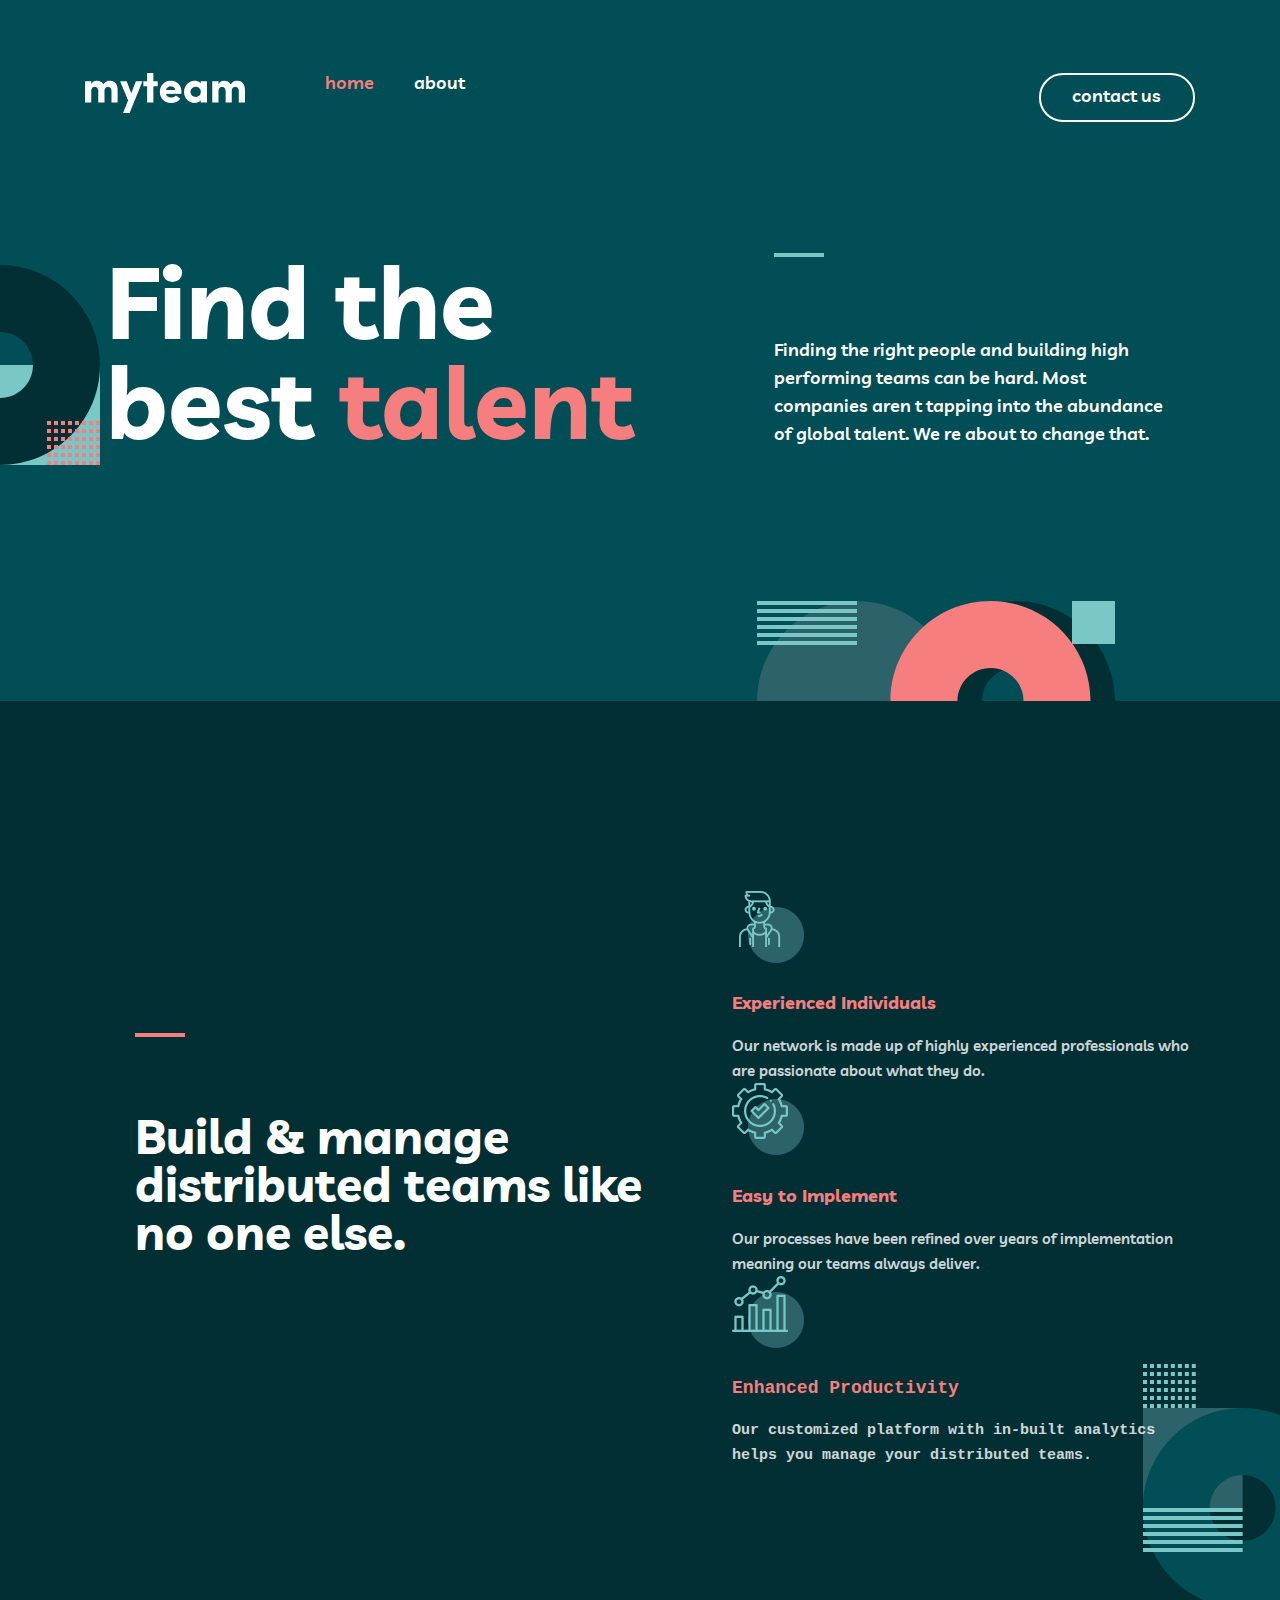
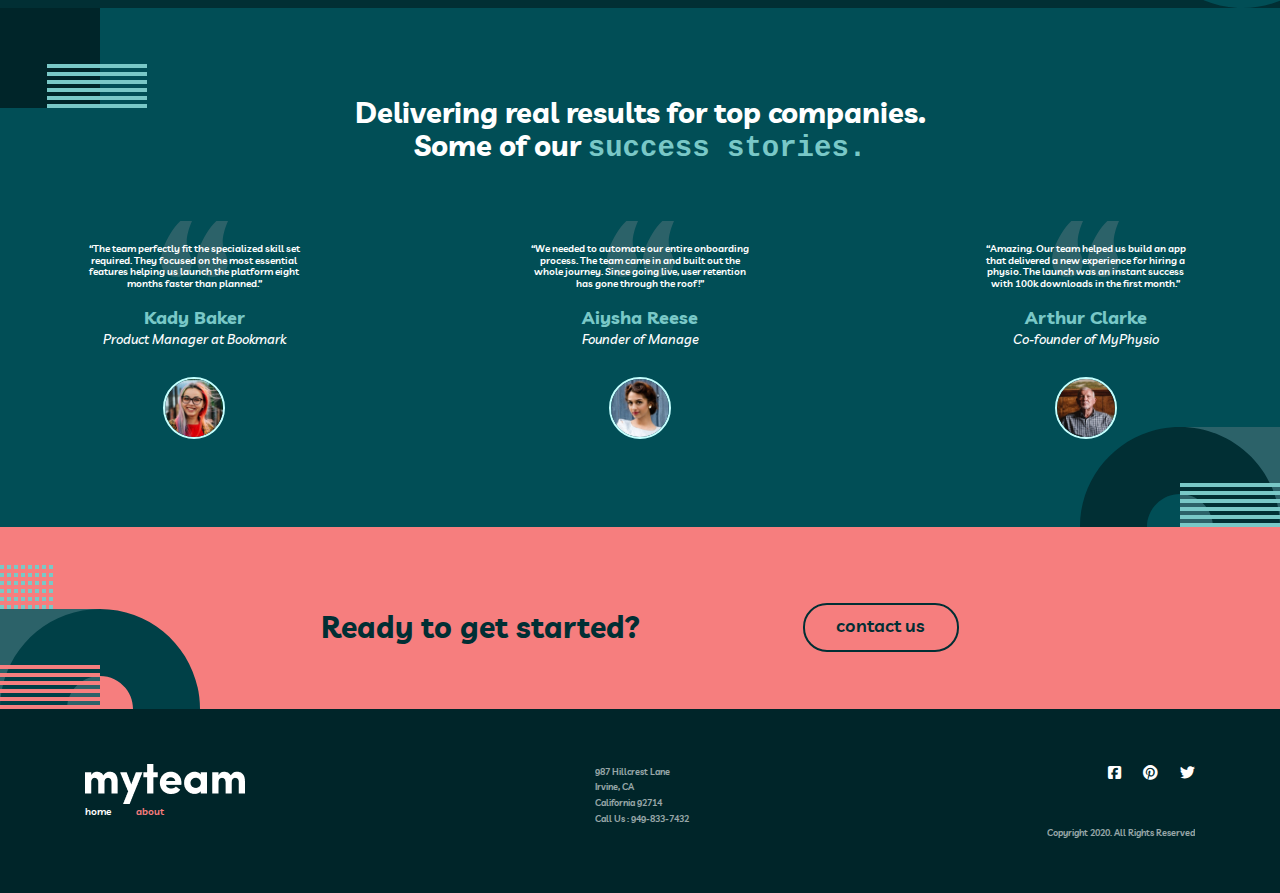
<file: index.html>
<!DOCTYPE html>
<html lang="en">
  <head>
    <meta charset="UTF-8" />
    <meta name="viewport" content="width=device-width, initial-scale=1.0" />
    <link
      rel="stylesheet"
      href="https://cdnjs.cloudflare.com/ajax/libs/font-awesome/6.7.2/css/all.min.css"
      integrity="sha512-Evv84Mr4kqVGRNSgIGL/F/aIDqQb7xQ2vcrdIwxfjThSH8CSR7PBEakCr51Ck+w+/U6swU2Im1vVX0SVk9ABhg=="
      crossorigin="anonymous"
      referrerpolicy="no-referrer"
    />
    <title>Home</title>
    <link rel="stylesheet" href="./css/stayl.min.css" />
  </head>
  <body>
    <header class="header--background">
      <div class="header">
        <!-- <img
          class="cta__pattern"
          src="../img/send.svg"
          alt=""
          width="200"
          height="200"
        /> -->
        <div class="container header__container">
          <a class="logo" href="index.html">
            <img
              class="logo__img"
              src="../img/myteam.png"
              alt=" myteam logo"
              width="160"
              height="40"
            />
          </a>

          <nav class="navbar">
            <ul class="navbar__list list">
              <li class="list__item">
                <a class="list__link" id="active" href="./index.html">home</a>
              </li>
              <li class="list__item">
                <a class="list__link" href="./pages/about.html">about</a>
              </li>
            </ul>
          </nav>
          <a class="btn primary--light list__link" href="./pages/contact .html"
            >contact us</a
          >
          <button id="show-btn" class="header__toggle-btn">
            <img src="./img/roup 2.svg" alt="logo" width="30" height="18" />
          </button>
        </div>
      </div>

      <div class="header__hidden">
        <nav class="header__hidden__nav">
          <ul class="sitenav__list">
            <li class="sitenav__item">
              <a class="sitenav__link" href="./index.html">Home</a>
            </li>
            <li class="sitenav__item">
              <a class="sitenav__link" href="./pages/about.html">about</a>
            </li>
            <li class="sitenav__item">
              <a
                class="btn primary--light sitenav__link"
                href="./pages/contact .html"
                >contact us</a
              >
            </li>
          </ul>
        </nav>
      </div>
    </header>
    <main>
      <section class="hero">
        <div class="hero__container container">
          <h1 class="hero__titl">
            Find the <br />
            best <span class="oreange-text">talent</span>
          </h1>
          <div class="hero__content">
            <div class="hero__divider divider"></div>
            <p class="hero__description">
              Finding the right people and building high performing teams can be
              hard. Most companies aren t tapping into the abundance of global
              talent. We re about to change that.
            </p>
          </div>
        </div>
      </section>
      <section class="macet">
        <div class="container macet__container">
          <div class="hero__macet container">
            <div class="oreange divider"></div>
            <h1 class="hero__macet__titl">
              Build & manage distributed teams like no one else.
            </h1>
          </div>
          <div class="hero__macet__info">
            <ul class="macet__list">
              <li class="macet__titl">
                <samp class="macet__img"
                  ><img
                    src="./img/Group 11.png"
                    alt="logo"
                    width="72"
                    height="72"
                /></samp>
                <span>
                  <h3 class="marcet__titl__name oreange-text">
                    Experienced Individuals
                  </h3>
                  <p class="marcet__titl__description">
                    Our network is made up of highly experienced professionals
                    who are passionate about what they do.
                  </p></span
                >
              </li>
              <li class="macet__titl">
                <samp class="macet__img"
                  ><img
                    src="./img/Group 12.png"
                    alt=" logo"
                    width="72"
                    height="72"
                /></samp>
                <span
                  ><h3 class="marcet__titl__name oreange-text">
                    Easy to Implement
                  </h3>
                  <p class="marcet__titl__description">
                    Our processes have been refined over years of implementation
                    meaning our teams always deliver.
                  </p></span
                >
              </li>
              <li class="macet__titl">
                <samp class="macet__img"
                  ><img
                    src="./img/Group 13.png"
                    alt="logo"
                    width="72"
                    height="72"
                /></samp>
                <samp
                  ><h3 class="marcet__titl__name oreange-text">
                    Enhanced Productivity
                  </h3>
                  <p class="marcet__titl__description">
                    Our customized platform with in-built analytics helps you
                    manage your distributed teams.
                  </p></samp
                >
              </li>
            </ul>
          </div>
        </div>
      </section>

      <script>
        const toggleBtn = document.querySelector(".header__toggle-btn");
        const hiddenMenu = document.querySelector(".header__hidden");
        const body = document.body;

        toggleBtn.addEventListener("click", () => {
          hiddenMenu.classList.toggle("show");
          body.classList.toggle("no-scroll");
        });
      </script>

      <!-- <script>
      const toggleBtn = document.getElementById("menu-toggle");
      const mobileMenu = document.getElementById("mobile-menu");
      const body = document.body;

      toggleBtn.addEventListener("click", () => {
        mobileMenu.classList.toggle("show");
        body.classList.toggle("no-scroll");
      });
    </script> -->
      <section class="testemonials">
        <div class="testemonials__container container">
          <h2 class="testmonils__title">
            Delivering real results for top companies. Some of our
            <samp class="blue-text">success stories.</samp>
          </h2>
          <ul class="testmonials--list">
            <li class="testmonials__item">
              <p class="testmonials__decription">
                “The team perfectly fit the specialized skill set required. They
                focused on the most essential features helping us launch the
                platform eight months faster than planned.”
              </p>
              <h3 class="testmonials__item__title">Kady Baker</h3>
              <em>Product Manager at Bookmark</em
              ><img
                src="./img/avatar-kady.jpg"
                alt="avatar img"
                class="testmonials--imge"
                width="62 "
                height="62"
              />
            </li>
            <li class="testmonials__item">
              <p class="testmonials__decription">
                “We needed to automate our entire onboarding process. The team
                came in and built out the whole journey. Since going live, user
                retention has gone through the roof!”
              </p>
              <h3 class="testmonials__item__title">Aiysha Reese</h3>
              <em>Founder of Manage</em
              ><img
                src="./img/avatar-aiysha.jpg"
                alt="avatar img"
                class="testmonials--imge"
                width="62 "
                height="62"
              />
            </li>
            <li class="testmonials__item">
              <p class="testmonials__decription">
                “Amazing. Our team helped us build an app that delivered a new
                experience for hiring a physio. The launch was an instant
                success with 100k downloads in the first month.”
              </p>
              <h3 class="testmonials__item__title">Arthur Clarke</h3>
              <em>Co-founder of MyPhysio</em
              ><img
                src="./img/avatar-arthur.jpg"
                alt=" avatar img"
                class="testmonials--imge"
                width="62 "
                height="62"
              />
            </li>
          </ul>
        </div>
      </section>
    </main>
    <!-- cta -->
    <section class="cta">
      <img class="cta-marc5" src="../img/send.svg" alt="" width="" height="" />
      <div class="container cta__container">
        <h2 class="cta--name">Ready to get started?</h2>
        <a href="./pages/contact .html" class="btn secondary-dark"
          >contact us</a
        >
      </div>
    </section>
    <!-- footer -->
    <footer class="foot">
      <div class="container footer--bra">
        <nav class="navbar navbar--footer">
          <a class="logo" href="../index.html">
            <img
              class="logo__img"
              src="../img/myteam.png"
              alt=" myteam logo"
              width="160"
              height="40"
            />
          </a>

          <ul class="footer__list list">
            <li class="list__item">
              <a class="list__lin" href="../index.html">home</a>
            </li>
            <li class="list__item">
              <a class="list__lin" id="active" href="./pages/about.html"
                >about</a
              >
            </li>
          </ul>
        </nav>

        <p class="footer--titl">
          987 Hillcrest Lane<br />Irvine, CA<br />California 92714<br />Call Us
          : 949-833-7432
        </p>

        <div class="footer-ce"></div>
        <div class="footer-right">
          <div class="footer--iconc">
            <a class="futer--inc" href="#"
              ><i class="fa-brands fa-square-facebook"></i
            ></a>
            <a class="futer--inc" href="#"
              ><i class="fa-brands fa-pinterest"></i
            ></a>
            <a class="futer--inc" href="#"
              ><i class="fa-brands fa-twitter"></i
            ></a>
          </div>
          <p class="footer-adv">Copyright 2020. All Rights Reserved</p>
        </div>
      </div>
    </footer>
  </body>
</html>
</file>
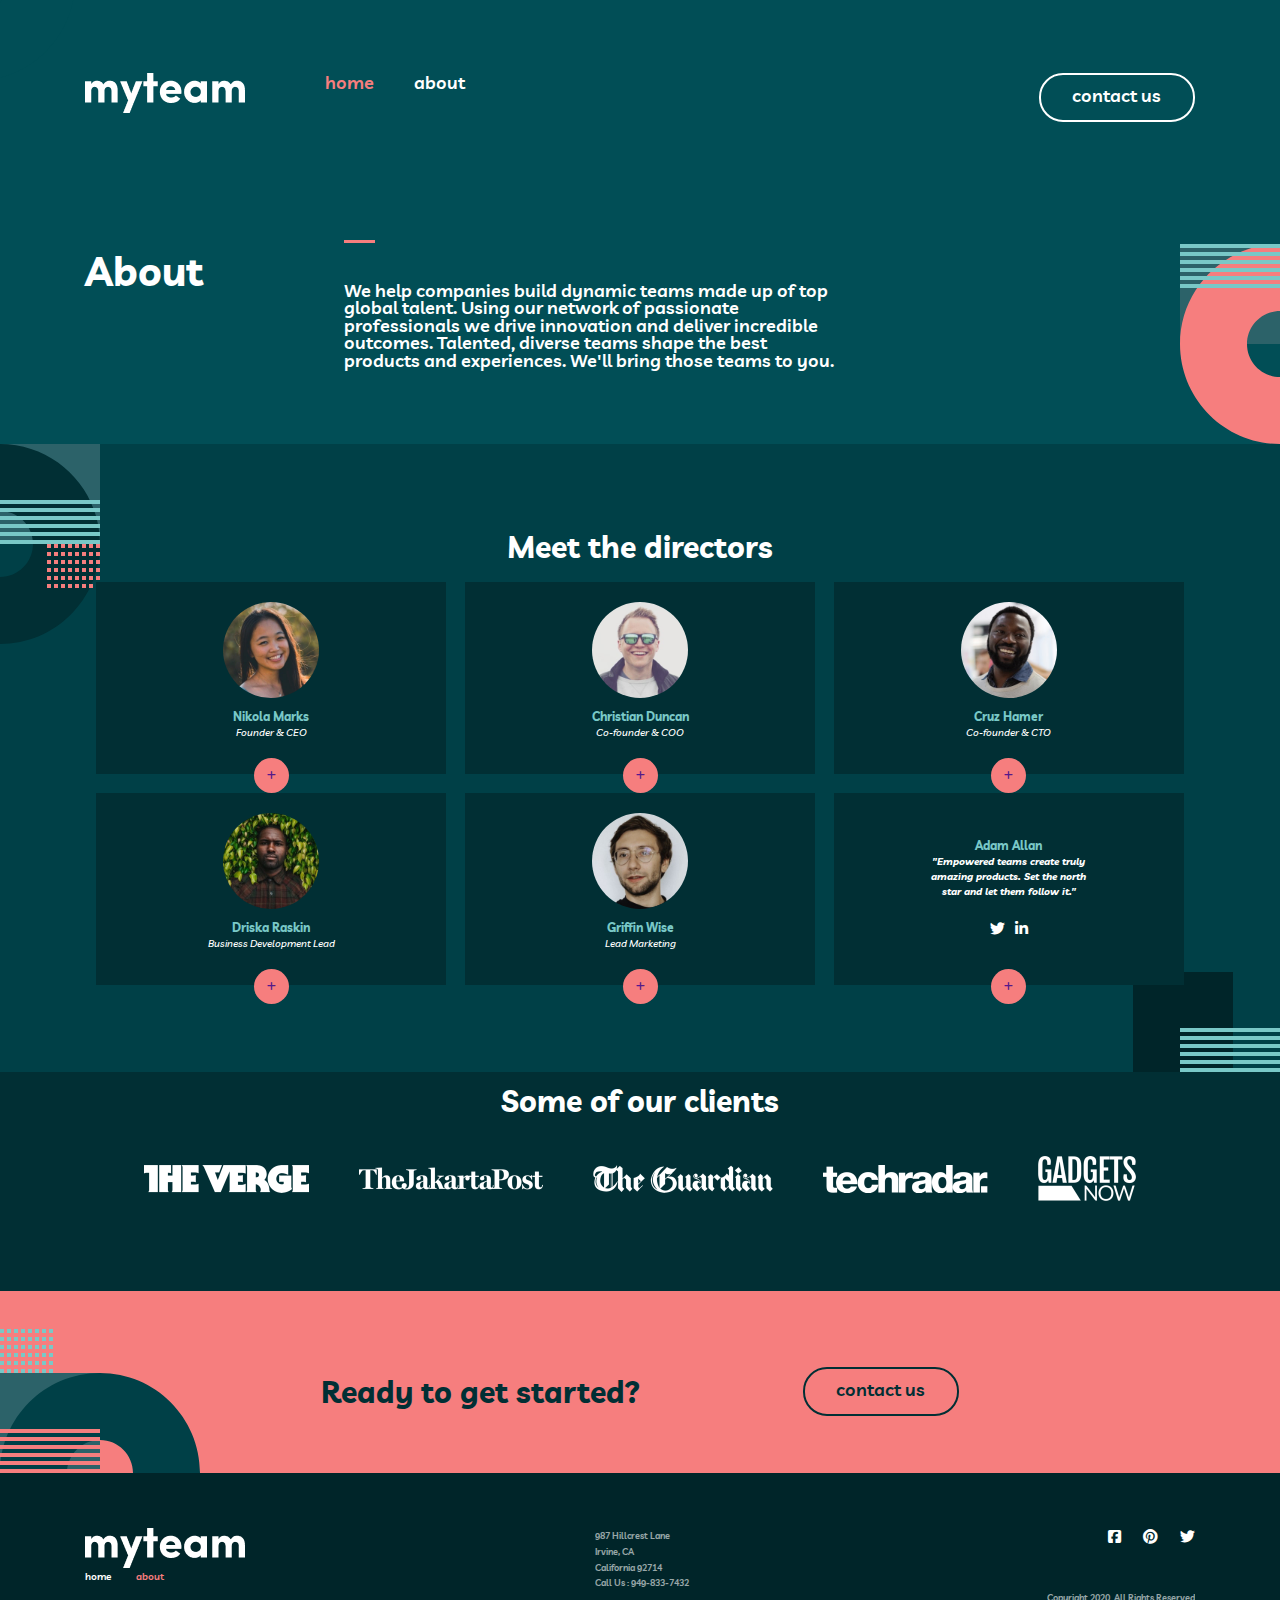
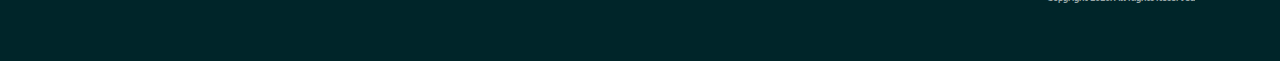
<file: pages/about.html>
<!DOCTYPE html>
<html lang="en">
  <head>
    <meta charset="UTF-8" />
    <meta name="viewport" content="width=device-width, initial-scale=1.0" />
    <link
      rel="stylesheet"
      href="https://cdnjs.cloudflare.com/ajax/libs/font-awesome/6.7.2/css/all.min.css"
      integrity="sha512-Evv84Mr4kqVGRNSgIGL/F/aIDqQb7xQ2vcrdIwxfjThSH8CSR7PBEakCr51Ck+w+/U6swU2Im1vVX0SVk9ABhg=="
      crossorigin="anonymous"
      referrerpolicy="no-referrer"
    />
    <title>About</title>
    <link rel="stylesheet" href="../css/stayl.min.css" />
  </head>
  <body>
    <header class="header--background">
      <div class="header">
        <!-- <img
          class="cta__pattern"
          src="../img/send.svg"
          alt=""
          width="200"
          height="200"
        /> -->
        <div class="container header__container">
          <a class="logo" href="index.html">
            <img
              class="logo__img"
              src="../img/myteam.png"
              alt=" myteam logo"
              width="160"
              height="40"
            />
          </a>

          <nav class="navbar">
            <ul class="navbar__list list">
              <li class="list__item">
                <a class="list__link" id="active" href="../index.html">home</a>
              </li>
              <li class="list__item">
                <a class="list__link" href="./pages/about.html">about</a>
              </li>
            </ul>
          </nav>
          <a class="btn primary--light list__link" href="../pages/contact.html"
            >contact us</a
          >
          <button id="show-btn" class="header__toggle-btn">
            <img src="../img/roup 2.svg" alt="logo" width="30" height="18" />
          </button>
        </div>
      </div>

      <div class="header__hidden">
        <nav class="header__hidden__nav">
          <ul class="sitenav__list">
            <li class="sitenav__item">
              <a class="sitenav__link" href="../index.html">Home</a>
            </li>
            <li class="sitenav__item">
              <a class="sitenav__link" href="./pages/work.html">about</a>
            </li>
            <li class="sitenav__item">
              <a
                class="btn primary--light sitenav__link"
                href="../pages/contact.html"
                >contact us</a
              >
            </li>
          </ul>
        </nav>
      </div>
    </header>
    <section class="scn">
      <div class="container div-container">
        <h2 class="scn-name">About</h2>
        <div>
          <div class="marks"></div>
          <p class="scn-tatil">
            We help companies build dynamic teams made up of top global talent.
            Using our network of passionate professionals we drive innovation
            and deliver incredible outcomes. Talented, diverse teams shape the
            best products and experiences. We'll bring those teams to you.
          </p>
        </div>
        <div class="cta--div"></div>
      </div>
    </section>
    <main>
      <section class="directors--pe">
        <img
          class="marc1"
          src="../img/bg-pattern-about-2-contact-1.svg"
          alt=""
        />
        <img class="marc2" src="../img/directors-rect.svg" alt="" />
        <div class="container sec-peding">
          <h2 class="card--name">Meet the directors</h2>
          <div class="cards">
            <!-- Repeat for each director -->
            <div class="card">
              <img
                src="../img/avatar-nikita.jpg"
                alt="Nikola Marks img"
                width="96"
                height="96"
              />
              <h3 class="card--aftr">Nikola Marks</h3>
              <p class="card--titl">Founder & CEO</p>

              <section class="img--botton">
                <a href=""><i class="fa-solid fa-plus"></i></a>
              </section>
            </div>
            <div class="card">
              <img
                src="../img/avatar-christian.jpg"
                alt="Christian Duncan img"
                width="96"
                height="96"
              />
              <h3 class="card--aftr">Christian Duncan</h3>
              <p class="card--titl">Co-founder & COO</p>
              <section class="img--botton">
                <a href=""><i class="fa-solid fa-plus"></i></a>
              </section>
            </div>
            <div class="card">
              <img
                src="../img/avatar-cruz.jpg"
                alt="Cruz Hamer"
                width="96"
                height="96"
              />
              <h3 class="card--aftr">Cruz Hamer</h3>
              <p class="card--titl">Co-founder & CTO</p>
              <section class="img--botton">
                <a href=""><i class="fa-solid fa-plus"></i></a>
              </section>
            </div>
            <div class="card">
              <img
                src="../img/avatar-drake.jpg"
                alt="Driska Raskin"
                width="96"
                height="96"
              />
              <h3 class="card--aftr">Driska Raskin</h3>
              <p class="card--titl">Business Development Lead</p>
              <section class="img--botton">
                <a href=""><i class="fa-solid fa-plus"></i></a>
              </section>
            </div>
            <div class="card">
              <img
                src="../img/avatar-griffin.jpg"
                alt="Griffin Wise"
                width="96"
                height="96"
              />
              <h3 class="card--aftr">Griffin Wise</h3>
              <p class="card--titl">Lead Marketing</p>
              <section class="img--botton">
                <a href=""><i class="fa-solid fa-plus"></i></a>
              </section>
            </div>
            <div class="card testimonial">
              <h3 class="card--aftr">Adam Allan</h3>
              <em class="card--titl2">
                "Empowered teams create truly amazing products. Set the north
                star and let them follow it."
              </em>

              <section class="socials-owe">
                <a class="socials" href="#"
                  ><i class="fa-brands fa-twitter"></i
                ></a>
                <a class="socials" href="#"
                  ><i class="fa-brands fa-linkedin-in"></i
                ></a>
              </section>
              <section class="img--botton">
                <a href=""><i class="fa-solid fa-plus"></i></a>
              </section>
            </div>
          </div>
        </div>
      </section>
    </main>
    <section class="usa">
      <div class="container container--br">
        <h2 class="logo__name">Some of our clients</h2>
        <div class="logos">
          <img
            class="marc4"
            src="../img/bg-pattern-about-4.svg"
            alt=""
            width="200"
            height="200"
          />
          <span class="iogo__img"
            ><img
              src="../img/logo-the-verge.png"
              alt=" verge logo"
              width="165"
              height="28"
          /></span>
          <span
            ><img
              src="../img/logo-jakarta-post.png"
              alt="jakarta logo"
              width="184"
              height="23"
          /></span>
          <span
            ><img
              src="../img/logo-the-guardian.png"
              alt="guardian logo "
              width="180"
              height="28"
          /></span>
          <span
            ><img
              src="../img/logo-tech-radar.png"
              alt="techradr logo"
              width="165"
              height="28"
          /></span>
          <span
            ><img
              src="../img/logo-gadgets-now.png"
              alt="gadaets logo"
              width="98"
              height="45"
          /></span>
        </div>
      </div>
    </section>
    <script>
      const toggleBtn = document.querySelector(".header__toggle-btn");
      const hiddenMenu = document.querySelector(".header__hidden");
      const body = document.body;

      toggleBtn.addEventListener("click", () => {
        hiddenMenu.classList.toggle("show");
        body.classList.toggle("no-scroll");
      });
    </script>
    <!-- cta -->
    <section class="cta">
      <img class="cta-marc5" src="../img/send.svg" alt="" width="" height="" />
      <div class="container cta__container">
        <h2 class="cta--name">Ready to get started?</h2>
        <a href="./contact .html" class="btn secondary-dark">contact us</a>
      </div>
    </section>
    <!-- footer -->
    <footer class="foot">
      <div class="container footer--bra">
        <nav class="navbar navbar--footer">
          <a class="logo" href="../index.html">
            <img
              class="logo__img"
              src="../img/myteam.png"
              alt=" myteam logo"
              width="160"
              height="40"
            />
          </a>

          <ul class="footer__list list">
            <li class="list__item">
              <a class="list__lin" href="../index.html">home</a>
            </li>
            <li class="list__item">
              <a class="list__lin" id="active" href="./pages/about.html"
                >about</a
              >
            </li>
          </ul>
        </nav>

        <p class="footer--titl">
          987 Hillcrest Lane<br />Irvine, CA<br />California 92714<br />Call Us
          : 949-833-7432
        </p>

        <div class="footer-ce"></div>
        <div class="footer-right">
          <div class="footer--iconc">
            <a class="futer--inc" href="#"
              ><i class="fa-brands fa-square-facebook"></i
            ></a>
            <a class="futer--inc" href="#"
              ><i class="fa-brands fa-pinterest"></i
            ></a>
            <a class="futer--inc" href="#"
              ><i class="fa-brands fa-twitter"></i
            ></a>
          </div>
          <p class="footer-adv">Copyright 2020. All Rights Reserved</p>
        </div>
      </div>
    </footer>
  </body>
</html>
</file>
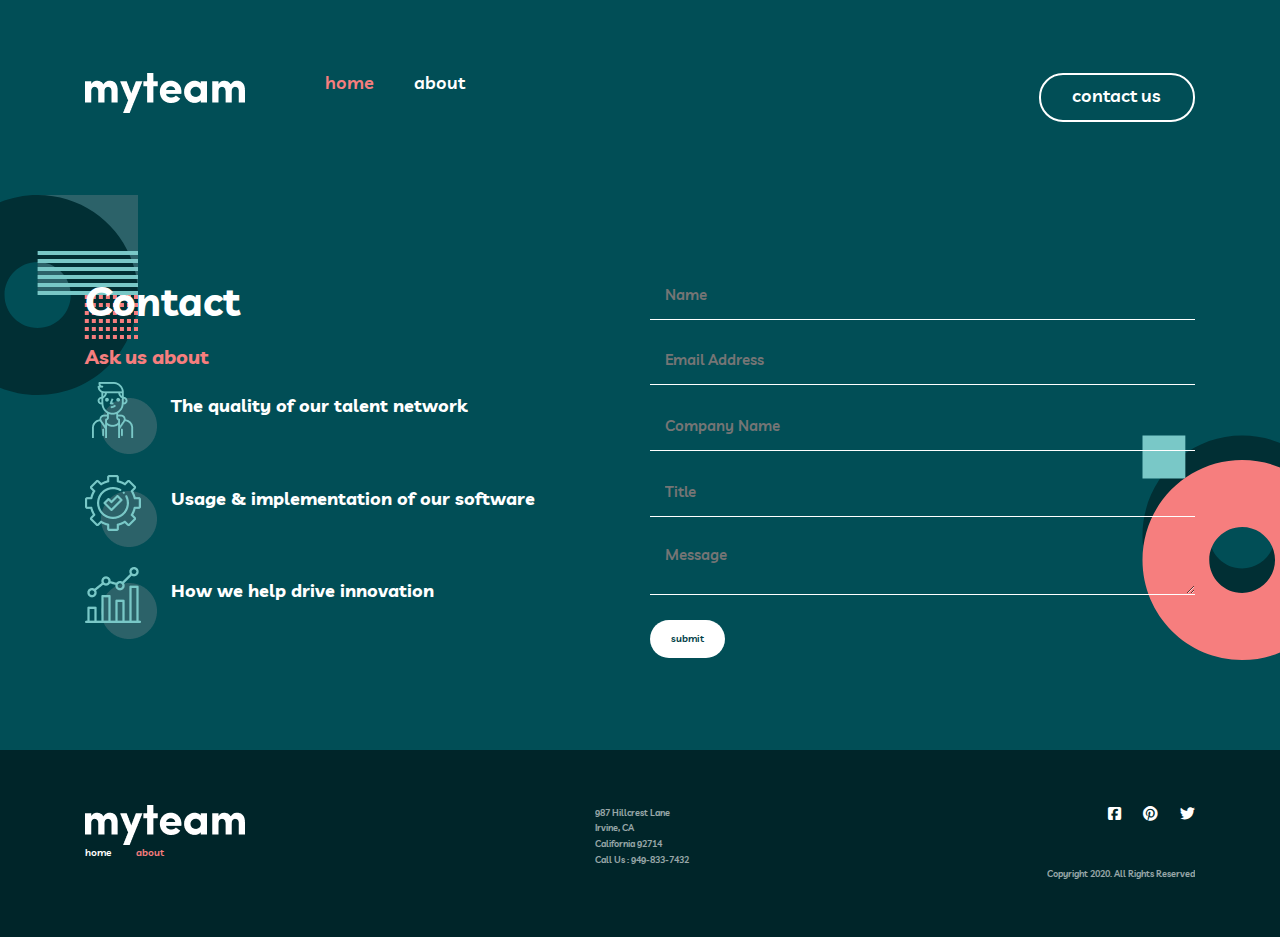
<file: pages/contact .html>
<!DOCTYPE html>
<html lang="en">
  <head>
    <meta charset="UTF-8" />
    <meta name="viewport" content="width=device-width, initial-scale=1.0" />
    <link rel="stylesheet" href="../css/stayl.min.css" />
    <title>Contact</title>
    <link
      rel="stylesheet"
      href="https://cdnjs.cloudflare.com/ajax/libs/font-awesome/6.7.2/css/all.min.css"
      integrity="sha512-Evv84Mr4kqVGRNSgIGL/F/aIDqQb7xQ2vcrdIwxfjThSH8CSR7PBEakCr51Ck+w+/U6swU2Im1vVX0SVk9ABhg=="
      crossorigin="anonymous"
      referrerpolicy="no-referrer"
    />
  </head>
  <body>
    <header class="header--background">
      <div class="header">
        <!-- <img
          class="cta__pattern"
          src="../img/send.svg"
          alt=""
          width="200"
          height="200"
        /> -->
        <div class="container header__container">
          <a class="logo" href="index.html">
            <img
              class="logo__img"
              src="../img/myteam.png"
              alt=" myteam logo"
              width="160"
              height="40"
            />
          </a>

          <nav class="navbar">
            <ul class="navbar__list list">
              <li class="list__item">
                <a class="list__link" id="active" href="../index.html">home</a>
              </li>
              <li class="list__item">
                <a class="list__link" href="./pages/about.html">about</a>
              </li>
            </ul>
          </nav>
          <a class="btn primary--light list__link" href="../pages/contact.html"
            >contact us</a
          >
          <button id="show-btn" class="header__toggle-btn">
            <img src="../img/roup 2.svg" alt="logo" width="30" height="18" />
          </button>
        </div>
      </div>

      <div class="header__hidden">
        <nav class="header__hidden__nav">
          <ul class="sitenav__list">
            <li class="sitenav__item">
              <a class="sitenav__link" href="../index.html">Home</a>
            </li>
            <li class="sitenav__item">
              <a class="sitenav__link" href="./about.html">about</a>
            </li>
            <li class="sitenav__item">
              <a
                class="btn primary--light sitenav__link"
                href="../pages/contact.html"
                >contact us</a
              >
            </li>
          </ul>
        </nav>
      </div>
    </header>
    <main class="main namu">
      <section class="contact-section container">
        <div class="contact-left">
          <h1 class="contact">Contact</h1>
          <h3 class="contact-name">Ask us about</h3>
          <ul class="main--list">
            <li>
              <span><img src="../img/Group 11.png" alt="" /></span>
              <p>The quality of our talent network</p>
            </li>
            <li>
              <span><img src="../img/Group 12.png" alt="" /></span>
              <p>Usage & implementation of our software</p>
            </li>
            <li>
              <span><img src="../img/Group 13.png" alt="" /></span>
              <p>How we help drive innovation</p>
            </li>
          </ul>
        </div>

        <form class="contact-form">
          <input type="text" placeholder="Name" required />
          <input type="email" placeholder="Email Address" required />
          <input type="text" placeholder="Company Name" />
          <input type="text" placeholder="Title" />
          <textarea placeholder="Message" required></textarea>
          <button class="btn secondary-light" type="submit">submit</button>
        </form>
      </section>
    </main>
    <!-- footer -->
    <footer class="foot">
      <div class="container footer--bra">
        <nav class="navbar navbar--footer">
          <a class="logo" href="../index.html">
            <img
              class="logo__img"
              src="../img/myteam.png"
              alt=" myteam logo"
              width="160"
              height="40"
            />
          </a>

          <ul class="footer__list list">
            <li class="list__item">
              <a class="list__lin" href="../index.html">home</a>
            </li>
            <li class="list__item">
              <a class="list__lin" id="active" href="./pages/about.html"
                >about</a
              >
            </li>
          </ul>
        </nav>

        <p class="footer--titl">
          987 Hillcrest Lane<br />Irvine, CA<br />California 92714<br />Call Us
          : 949-833-7432
        </p>

        <div class="footer-ce"></div>
        <div class="footer-right">
          <div class="footer--iconc">
            <a class="futer--inc" href="#"
              ><i class="fa-brands fa-square-facebook"></i
            ></a>
            <a class="futer--inc" href="#"
              ><i class="fa-brands fa-pinterest"></i
            ></a>
            <a class="futer--inc" href="#"
              ><i class="fa-brands fa-twitter"></i
            ></a>
          </div>
          <p class="footer-adv">Copyright 2020. All Rights Reserved</p>
        </div>
      </div>
    </footer>
    <script>
      const toggleBtn = document.querySelector(".header__toggle-btn");
      const hiddenMenu = document.querySelector(".header__hidden");
      const body = document.body;

      toggleBtn.addEventListener("click", () => {
        hiddenMenu.classList.toggle("show");
        body.classList.toggle("no-scroll");
      });
    </script>
  </body>
</html>
</file>
<file: css/stayl.min.css>
/*! normalize.css v8.0.1 | MIT License | github.com/necolas/normalize.css */html{line-height:1.15;-webkit-text-size-adjust:100%}body{margin:0}main{display:block}h1{font-size:2em;margin:.67em 0}hr{-webkit-box-sizing:content-box;box-sizing:content-box;height:0;overflow:visible}pre{font-family:monospace,monospace;font-size:1em}a{background-color:rgba(0,0,0,0)}abbr[title]{border-bottom:none;text-decoration:underline;-webkit-text-decoration:underline dotted;text-decoration:underline dotted}b,strong{font-weight:bolder}code,kbd,samp{font-family:monospace,monospace;font-size:1em}small{font-size:80%}sub,sup{font-size:75%;line-height:0;position:relative;vertical-align:baseline}sub{bottom:-0.25em}sup{top:-0.5em}img{border-style:none}button,input,optgroup,select,textarea{font-family:inherit;font-size:100%;line-height:1.15;margin:0}button,input{overflow:visible}button,select{text-transform:none}button,[type=button],[type=reset],[type=submit]{-webkit-appearance:button}button::-moz-focus-inner,[type=button]::-moz-focus-inner,[type=reset]::-moz-focus-inner,[type=submit]::-moz-focus-inner{border-style:none;padding:0}button:-moz-focusring,[type=button]:-moz-focusring,[type=reset]:-moz-focusring,[type=submit]:-moz-focusring{outline:1px dotted ButtonText}fieldset{padding:.35em .75em .625em}legend{-webkit-box-sizing:border-box;box-sizing:border-box;color:inherit;display:table;max-width:100%;padding:0;white-space:normal}progress{vertical-align:baseline}textarea{overflow:auto}[type=checkbox],[type=radio]{-webkit-box-sizing:border-box;box-sizing:border-box;padding:0}[type=number]::-webkit-inner-spin-button,[type=number]::-webkit-outer-spin-button{height:auto}[type=search]{-webkit-appearance:textfield;outline-offset:-2px}[type=search]::-webkit-search-decoration{-webkit-appearance:none}::-webkit-file-upload-button{-webkit-appearance:button;font:inherit}details{display:block}summary{display:list-item}template{display:none}[hidden]{display:none}:root{--color-midnight-green: #014e56;--color-light-coral: #f67e7e;--color-white: #ffffff;--color-rapture-blue: #79c8c7;--color-police-blue: #2c6269;--color-deep-jungle-green: #004047;--color-sacramento-state-green: #012f34;--color-dark-green: #002529;--font-family-primary: "Livvic", sans-serif;--font-size-h1-large: 100px;--font-size-h1-small: 64px;--font-size-h2: 48px;--font-size-h3: 18px;--font-size-body-1: 18px;--font-size-body-2: 15px;--line-height-h1-large: 100px;--line-height-h1-small: 56px;--line-height-h2: 48px;--line-height-h3: 28px;--line-height-body-1: 28px;--line-height-body-2: 25px}@font-face{font-display:swap;font-family:"Livvic";font-style:italic;font-weight:500;src:url("../fonts/livvic-v14-latin-500italic.woff2") format("woff2")}@font-face{font-display:swap;font-family:"Livvic";font-style:normal;font-weight:600;src:url("../fonts/livvic-v14-latin-600.woff2") format("woff2")}@font-face{font-display:swap;font-family:"Livvic";font-style:normal;font-weight:700;src:url("../fonts/livvic-v14-latin-700.woff2") format("woff2")}@font-face{font-display:swap;font-family:"Livvic";font-style:italic;font-weight:700;src:url("../fonts/livvic-v14-latin-700italic.woff2") format("woff2")}*,*::after,*::after{margin:0;padding:0;-webkit-box-sizing:border-box;box-sizing:border-box}html{height:100%;scroll-behavior:smooth;font-size:62.5%}ul,ol{list-style:none}a{text-decoration:none}body{display:-webkit-box;display:-ms-flexbox;display:flex;-webkit-box-orient:vertical;-webkit-box-direction:normal;-ms-flex-direction:column;flex-direction:column;height:100%;font-family:"Livvic",sans-serif;font-weight:600;background-color:var(--color-midnight-green);overflow-x:hidden}main{-webkit-box-flex:1;-ms-flex-positive:1;flex-grow:1}h1,h2,h3,h4,h5,h6{margin:0}.container{width:100%;max-width:1210px;margin-left:auto;margin-right:auto;padding-left:5rem;padding-right:5rem}@media screen and (max-width: 450px){.container{padding-left:2.4rem;padding-right:2.4rem}}.btn{font-weight:600;font-size:var(--font-size-body-1);line-height:2.8rem;border:.2rem solid;border-radius:2.4rem;-webkit-transition:.3s;transition:.3s;padding:7px 32px 9.8px 31px}.foot{background-color:var(--color-dark-green);position:relative;padding-top:2.5rem;padding-bottom:2.5rem}.footer--bra{display:-webkit-box;display:-ms-flexbox;display:flex;-webkit-box-align:start;-ms-flex-align:start;align-items:flex-start;padding-top:3rem;padding-bottom:3rem;gap:8.75rem;-ms-flex-wrap:wrap;flex-wrap:wrap;-webkit-box-pack:justify;-ms-flex-pack:justify;justify-content:space-between}.footer{gap:5rem}.logo__img{gap:7.5rem}.footer__list{list-style:none;display:-webkit-box;display:-ms-flexbox;display:flex;gap:2.5rem;-ms-flex-wrap:wrap;flex-wrap:wrap}.footer--titl{gap:2.5rem;font-weight:600;font-size:.9375rem;line-height:1.5625rem;color:var(--color-white);opacity:.6}.footer-adv{padding-top:3.1875rem;font-weight:600;font-size:.9375rem;line-height:1.5625rem;color:var(--color-white);opacity:.6}.footer--iconc{text-align:end;word-spacing:1rem}.futer--inc{color:var(--color-white);-webkit-transition:.05s;transition:.05s}.futer--inc:hover{color:var(--color-light-coral)}.fa-brands{display:inline-block;font-size:1.5rem}@media screen and (max-width: 1024px){.footer--bra{-webkit-box-orient:vertical;-webkit-box-direction:normal;-ms-flex-direction:column;flex-direction:column;-webkit-box-align:center;-ms-flex-align:center;align-items:center;text-align:center;gap:4rem}.footer__list{-webkit-box-pack:center;-ms-flex-pack:center;justify-content:center}.footer--iconc{text-align:center;margin-top:2rem}}@media screen and (max-width: 667px){.foot{padding-top:2rem;padding-bottom:2rem}.footer--bra{gap:2.5rem;padding-top:2rem;padding-bottom:2rem}.footer--titl,.footer-adv{font-size:.875rem;line-height:1.4rem}.fa-brands{font-size:1.25rem}.list__ite{display:block}.navbar{display:-webkit-box;display:-ms-flexbox;display:flex;-webkit-box-orient:vertical;-webkit-box-direction:normal;-ms-flex-direction:column;flex-direction:column;margin-left:auto}.list__lin{display:block;color:var(--color-white)}.fa-brands{font-size:3rem}}.hero{padding:5.6rem;background-image:url(../img/bg-pattern-home-1.svg),url(../img/bg-pattern-home-2.svg);background-repeat:no-repeat;background-position:left -100px top 70px,bottom right 165px;padding-bottom:25rem}.hero__container{display:-webkit-box;display:-ms-flexbox;display:flex;-webkit-box-pack:justify;-ms-flex-pack:justify;justify-content:space-between;-webkit-box-align:center;-ms-flex-align:center;align-items:center}.hero__titl{color:var(--color-white);font-weight:700;font-size:10rem;line-height:10rem}.hero__content{width:400px}.hero__divider{background-color:var(--color-rapture-blue);margin-bottom:7.9rem}.hero__description{width:44.5rem;height:11.2rem;max-width:100%;font-size:1.8rem;font-weight:600;color:var(--color-white);font-size:var(--font-size-body-1);line-height:var(--line-height-h3)}.primary--light{border-color:var(--color-white);color:var(--color-white)}.primary--light:hover{background-color:var(--color-white);opacity:25%;color:var(--color-dark-green)}.secondary-light{background-color:var(--color-white);color:var(--color-dark-green);border-color:var(--color-white)}.secondary-light:hover{border-color:var(--color-rapture-blue);background-color:var(--color-rapture-blue);opacity:25%}.secondary-dark{background-color:rgba(0,0,0,0);color:var(--color-sacramento-state-green)}.secondary-dark:hover{background-color:var(--color-sacramento-state-green);color:var(--color-white);border-color:var(--color-sacramento-state-green)}.oreange-text{color:var(--color-light-coral)}.divider{width:5rem;height:.4rem}.blue-text{color:var(--color-rapture-blue)}#active{color:var(--color-light-coral)}.header{margin-top:7.3rem;margin-bottom:7.3rem}.header__container{display:-webkit-box;display:-ms-flexbox;display:flex}.logo{margin-right:8rem}.navbar{margin-right:auto}.navbar__list{display:-webkit-box;display:-ms-flexbox;display:flex;font-size:1.8rem;gap:40px}.list__lin{color:var(--color-white)}.list__link{color:var(--color-white)}.header__toggle-btn{background-color:rgba(0,0,0,0);border:none;cursor:pointer;display:none;position:relative;z-index:100}.header__hidden{position:fixed;top:0;left:0;right:5rem;width:100%;height:100vh;background-color:var(--color-police-blue);background-image:url("../img/bg-pattern-about-1-mobile-nav-1.svg");background-repeat:no-repeat;background-position:right 1.5rem bottom;display:grid;place-items:center;text-align:center;-webkit-transition:.3s ease-in-out;transition:.3s ease-in-out;-webkit-transform:translateX(100%);transform:translateX(100%);z-index:99;overflow:hidden}.header__hidden.show{-webkit-transform:translateX(30%);transform:translateX(30%)}@media screen and (max-width: 1027px){.hero__container{-webkit-box-orient:vertical;-webkit-box-direction:normal;-ms-flex-direction:column;flex-direction:column}.hero__divider{display:none}.hero__description{text-align:center;padding-top:2.4rem}.hero__titl{text-align:center}}@media screen and (max-width: 667px){.header{padding-top:.8rem;padding-bottom:2rem}.hero{padding:56px;background-image:url(../img/bg-pattern-home-2.svg);background-repeat:no-repeat;background-position:bottom center;padding-bottom:250px}.header__toggle-btn{display:block}.sitenav{display:none}.hero__titl{text-align:center;font-size:4rem;line-height:4rem}.hero__description{padding-right:10rem;padding-left:10rem;text-align:center;font-size:1.5rem;padding-top:2.4rem}.list__link{margin-top:7rem;font-size:2rem;display:none}.logo{margin-bottom:2.4rem;width:44.98px;height:28px}.sitenav__link{font-size:1.8rem;color:var(--color-white)}.sitenav__list{display:-webkit-box;display:-ms-flexbox;display:flex;gap:5rem;-webkit-box-orient:vertical;-webkit-box-direction:normal;-ms-flex-direction:column;flex-direction:column;-webkit-box-align:baseline;-ms-flex-align:baseline;align-items:baseline;padding-right:5rem;padding-bottom:15rem}}.macet{overflow-x:hidden;padding-bottom:14rem;padding-top:12rem;background-color:var(--color-sacramento-state-green);background-image:url(../img/bg-pattern-home-.svg);background-position:bottom right -6.25rem;background-repeat:no-repeat}.macet__container{display:-webkit-box;display:-ms-flexbox;display:flex;-webkit-box-pack:justify;-ms-flex-pack:justify;justify-content:space-between;-webkit-box-align:center;-ms-flex-align:center;align-items:center;gap:2rem}.oreange{background-color:var(--color-light-coral);margin-bottom:7.5rem}.hero__macet__titl{font-weight:700;font-size:4.8rem;line-height:4.8rem;color:var(--color-white);font-family:"livvic",sans-serif;margin-bottom:21rem}.macet__list{padding-top:7rem}.macet__titl{display:-webkit-box;display:-ms-flexbox;display:flex;gap:2.3rem;-ms-flex-wrap:wrap;flex-wrap:wrap}li,span{display:inline-block}.marcet__titl__name{width:27.8rem;height:2.8rem;font-weight:700;font-size:1.8rem;line-height:2.8rem;margin-bottom:1.6rem}.marcet__titl__description{height:5rem;font-weight:600;font-size:1.5rem;line-height:2.5rem;opacity:.8;color:var(--color-white)}@media screen and (max-width: 1027px){.macet__container{-webkit-box-orient:vertical;-webkit-box-direction:normal;-ms-flex-direction:column;flex-direction:column;text-align:center;-webkit-box-align:center;-ms-flex-align:center;align-items:center}.macet__titl{-webkit-box-orient:vertical;-webkit-box-direction:normal;-ms-flex-direction:column;flex-direction:column;-webkit-box-align:center;-ms-flex-align:center;align-items:center;gap:2rem}.hero__macet__titl{width:auto;font-size:3.6rem;line-height:4.2rem;text-align:center}.hero__macet__titl{margin-bottom:0}.hero__macet__titl{margin-bottom:0 rem}}@media screen and (max-width: 667px){.puy{display:block}.macet{padding-top:8rem;padding-bottom:8rem;background-position:top right -6.25rem}.hero__macet__titl{font-size:3.2rem;line-height:4rem;width:25rem;text-align:center}.marcet__titl__name{font-size:1.6rem;width:100%;text-align:center}.marcet__titl__description{font-size:1.4rem;width:100%;text-align:center}.macet__img{max-width:100%;width:22rem;margin:0 auto;display:block}}@media screen and (max-width: 375px){.macet{padding-left:2rem;padding-right:2rem}}.hero__macet__titl{margin-bottom:0}.testemonials{padding-top:8.75rem;padding-bottom:8.75rem;background-image:url(../img/directors-rect.svg),url(../img/reviews-bg-right.svg);background-position:top left,right bottom;background-repeat:no-repeat;text-align:center}.testmonils__title{font-size:2.9rem;color:var(--color-white);margin-bottom:6.5rem;height:6rem;margin-left:auto;margin-right:auto;max-width:58.25rem}.testmonials--list{display:-webkit-box;display:-ms-flexbox;display:flex;gap:1.875rem;-webkit-box-pack:justify;-ms-flex-pack:justify;justify-content:space-between;-ms-flex-wrap:wrap;flex-wrap:wrap;row-gap:2rem}.testmonials__item{width:21.875rem;background-image:url(../img/quvayt.svg);background-repeat:no-repeat;background-position:top center;padding-top:2.25rem}.testmonials--imge{display:-webkit-box;display:-ms-flexbox;display:flex;margin-right:auto;text-align:center;margin-left:auto;border-radius:50%;border:2px solid #c4fffe}.testmonials__item em{color:var(--color-white);font-size:1.3rem;margin-bottom:3rem;display:inline-block;font-weight:500}.testmonials__decription{text-align:center;margin-bottom:1.5rem;font-weight:600;color:var(--color-white)}.testmonials__item__title{font-size:var(--font-size-h3);line-height:var(--line-height-h3);margin-bottom:.2remrem;color:var(--color-rapture-blue)}@media screen and (max-width: 768px){.testmonials--list{-webkit-box-orient:vertical;-webkit-box-direction:normal;-ms-flex-direction:column;flex-direction:column;-webkit-box-align:center;-ms-flex-align:center;align-items:center}.testmonials__item{width:100%;max-width:35rem}.testmonils__title{font-size:1.8rem;line-height:2.4rem;height:auto}}.cta{padding-top:7.6rem;padding-bottom:10.6rem;background-color:var(--color-light-coral);position:relative;overflow:hidden}.cta__container{display:-webkit-box;display:-ms-flexbox;display:flex;-webkit-box-pack:center;-ms-flex-pack:center;justify-content:center;-webkit-box-align:center;-ms-flex-align:center;align-items:center;gap:16.25rem;-ms-flex-wrap:wrap;flex-wrap:wrap;text-align:center;margin-bottom:5rem}.cta--name{font-weight:700;font-size:3rem;line-height:3rem;color:var(--color-sacramento-state-green)}.cta-marc5{position:absolute;bottom:0}.marc4{position:absolute;top:-11.875rem;left:-12.5rem}@media screen and (max-width: 1024px){.cta--name{font-size:2.4rem;line-height:3.2rem}}@media screen and (max-width: 667px){.cta__container{-webkit-box-orient:vertical;-webkit-box-direction:normal;-ms-flex-direction:column;flex-direction:column;gap:3rem;padding-left:2rem;padding-right:2rem}.cta{padding-top:3.5rem;padding-bottom:17.5rem}.cta__container{gap:2.5rem}.cta--name{font-size:3.8rem;line-height:3.6rem}.marc4,.cta-marc5{bottom:-4rem}}.scn{margin-top:4.56rem;background-image:url(../img/bg-pattern-about-1-mobile-nav-1.svg);background-repeat:no-repeat;background-position:right -10rem bottom;background-size:auto}.div-container{display:-webkit-box;display:-ms-flexbox;display:flex;-webkit-box-orient:vertical;-webkit-box-direction:normal;-ms-flex-direction:column;flex-direction:column;-webkit-box-align:start;-ms-flex-align:start;align-items:flex-start;gap:1.5rem}@media(min-width: 768px){.div-container{-webkit-box-orient:horizontal;-webkit-box-direction:normal;-ms-flex-direction:row;flex-direction:row}}.scn-name{width:21.875rem;height:6.25rem;line-height:6.25rem;color:#fff;font-weight:700;font-size:4rem}.marks{margin-left:2.5rem;width:3.125rem;height:.25rem;background-color:var(--color-light-coral);margin-bottom:1.375rem}.scn-tatil{padding-top:2.5rem;padding-left:2.5rem;width:100%;max-width:51.875rem;height:auto;font-weight:600;font-size:1.8rem;line-height:1.75rem;color:#fff;margin-bottom:7.5rem}.cta__pattern{position:absolute;bottom:-0.625rem}.directors--pe{background-color:var(--color-deep-jungle-green);color:var(--color-white);position:relative}.marc1{position:absolute;top:0;left:-10rem}.marc2{position:absolute;bottom:0;right:0}.card--name{font-weight:700;font-size:3rem;text-align:center;padding:8.75rem 16.25rem 2rem 16.25rem;line-height:3rem}.cards{padding-bottom:8.75rem;gap:1.875rem;display:-webkit-box;display:-ms-flexbox;display:flex;-ms-flex-wrap:wrap;flex-wrap:wrap;-webkit-box-pack:center;-ms-flex-pack:center;justify-content:center}.card{background-color:var(--color-sacramento-state-green);padding:2.75rem 1.5rem 3.375rem 1.5rem;text-align:center;width:35rem;height:auto;position:relative;display:-webkit-box;display:-ms-flexbox;display:flex;-webkit-box-align:center;-ms-flex-align:center;align-items:center;-webkit-box-pack:center;-ms-flex-pack:center;justify-content:center;-webkit-box-orient:vertical;-webkit-box-direction:normal;-ms-flex-direction:column;flex-direction:column;padding-top:2rem}.card img{border-radius:50%;max-width:100%;height:auto}.img--botton{width:3.5rem;height:3.5rem;background-color:var(--color-light-coral);border-radius:50%;color:var(--color-light-coral);display:-webkit-box;display:-ms-flexbox;display:flex;-webkit-box-align:center;-ms-flex-align:center;align-items:center;-webkit-box-pack:center;-ms-flex-pack:center;justify-content:center;position:absolute;bottom:-10%;cursor:pointer;-webkit-transition:all .3s ease;transition:all .3s ease}.img--botton:hover{opacity:.6;background-color:var(--color-rapture-blue);color:var(--color-deep-jungle-green)}.socials-owe{display:-webkit-box;display:-ms-flexbox;display:flex;gap:1rem;margin-top:1.5rem}.socials{color:var(--color-white);-webkit-transition:all .3s ease;transition:all .3s ease}.socials:hover{color:var(--color-light-coral);opacity:.6;font-size:1.5rem}.card--aftr{font-weight:700;margin-top:1rem;font-size:1.2rem;line-height:1.75rem;color:var(--color-rapture-blue)}.card--titl{font-weight:500;font-style:italic;font-size:1rem;line-height:1.5rem}.card--titl2{font-weight:600;font-size:1rem;line-height:1.5rem;width:15.8rem;height:4.6rem;margin-bottom:.6rem}@media(max-width: 1024px){.card--name{padding:6rem 4rem 2rem 4rem;font-size:2.5rem}.card{width:90%}}@media(max-width: 768px){.card--name{padding:4rem 2rem;font-size:2rem}.scn{background-position:right -10rem bottom -10rem}.scn-tatil{text-align:center}.scn-name{padding-left:10rem;text-align:center}.marks{display:none}.marc1{display:none}}.usa{background-color:var(--color-sacramento-state-green)}.logo__name{padding-top:1.4rem;display:-webkit-box;display:-ms-flexbox;display:flex;-webkit-box-pack:center;-ms-flex-pack:center;justify-content:center;-webkit-box-align:center;-ms-flex-align:center;align-items:center;font-weight:700;font-size:3rem;line-height:3rem;color:var(--color-white);text-align:center}.logos{display:-webkit-box;display:-ms-flexbox;display:flex;-ms-flex-wrap:wrap;flex-wrap:wrap;-webkit-box-align:center;-ms-flex-align:center;align-items:center;-webkit-box-pack:center;-ms-flex-pack:center;justify-content:center;gap:5rem;padding-top:4rem;padding-bottom:8.75rem}.iogo__img{max-width:100%;height:auto}.aa{gap:5rem}@media(max-width: 768px){.logo__name{padding-top:4rem;font-size:2rem;line-height:2.5rem}.logos{padding-top:2.5rem;padding-bottom:4rem}.aa{gap:2rem}}.namu{background-image:url(../img/bg-pattern-about-2-contact-1.svg),url(../img/bg-pattern-contact-2.svg);background-position:left -6.25rem top,right -6.25rem top 24.063rem;background-repeat:no-repeat;z-index:0}.contact-section{display:-webkit-box;display:-ms-flexbox;display:flex;margin-top:7.5rem;padding-bottom:7.5rem;-ms-flex-wrap:wrap;flex-wrap:wrap;gap:2rem}.contact-left{-webkit-box-flex:1;-ms-flex:1;flex:1;min-width:300px}.contact-left h1{font-size:4rem;font-weight:700;margin-bottom:1rem;line-height:6.25rem}.contact-left h3{color:var(--color-light-coral);font-size:2rem;margin-bottom:1rem;font-weight:700;line-height:3rem}.main--list{margin-top:2.5rem}.main--list p{color:var(--color-white);font-size:1.8rem}.contact-left ul{padding:0;list-style:none}.contact-left li{margin-bottom:3rem;font-size:1rem;font-weight:700;line-height:1.75rem;display:-webkit-box;display:-ms-flexbox;display:flex}.contact-left li span{margin-right:1.4rem;margin-top:-1.5rem;display:inline-block}.contact-form{-webkit-box-flex:1;-ms-flex:1;flex:1;min-width:300px;display:-webkit-box;display:-ms-flexbox;display:flex;-webkit-box-orient:vertical;-webkit-box-direction:normal;-ms-flex-direction:column;flex-direction:column;gap:1.5625rem}.contact-form input,.contact-form textarea{background:none;border:none;border-bottom:1px solid var(--color-white);padding:1.5rem;color:var(--color-white);font-size:1.5rem;font-weight:600;line-height:1.5rem;outline:none}.contact-form textarea{resize:vertical;height:6.25rem}.contact-form button{width:7.5rem;padding:1rem;border:none;cursor:pointer;margin-top:1rem;font-weight:600;font-size:1rem;line-height:1.75rem;color:var(--color-deep-jungle-green)}.footer{background-color:var(--color-dark-green);font-size:1.4rem;-ms-flex-wrap:wrap;flex-wrap:wrap;padding:4.8rem}.footer-left h2{font-size:1.5rem}.footer nav a{margin-right:1.25rem;text-decoration:none;color:var(--color-white)}.footer-center p{opacity:.6;display:-webkit-box;display:-ms-flexbox;display:flex}.footer-right .socials a{margin-right:1rem;font-size:1.125rem;text-decoration:none;color:var(--color-white)}.footer--display{margin-bottom:3.125rem}.footer-right{margin-left:auto;text-align:right}.footer-right p{margin-top:1.25rem}.footer__container{display:-webkit-box;display:-ms-flexbox;display:flex;-ms-flex-wrap:wrap;flex-wrap:wrap;gap:2rem}.marg{padding-left:7.5rem;opacity:.6;font-weight:600;font-size:1.5rem;line-height:1.5rem}input{outline:none}.futer--inc{color:var(--color-white);margin-left:1rem;font-size:1.5rem;-webkit-transition:color .3s ease;transition:color .3s ease}.futer--inc:hover{color:var(--color-light-coral)}.footer__tas{font-weight:600;font-size:1.5rem;line-height:1.5rem;color:var(--color-white);opacity:.6}@media(max-width: 768px){.contact-section{-webkit-box-orient:vertical;-webkit-box-direction:normal;-ms-flex-direction:column;flex-direction:column;padding:2rem 1rem}.contact-left h1{font-size:2.5rem;line-height:3.5rem}.contact-left h3{font-size:1.5rem;line-height:2.25rem}.footer__container{-webkit-box-orient:vertical;-webkit-box-direction:normal;-ms-flex-direction:column;flex-direction:column;text-align:center;-webkit-box-align:center;-ms-flex-align:center;align-items:center}.footer-right{margin-left:0;text-align:center}.marg{padding-left:0}.namu{background-image:url(../img/bg-pattern-contact-2.svg);background-position:right -6.25rem bottom -10rem;background-repeat:no-repeat;z-index:0}.contact-section{padding-bottom:10rem}}.contact{color:var(--color-white)}/*# sourceMappingURL=stayl.min.css.map */
</file>
